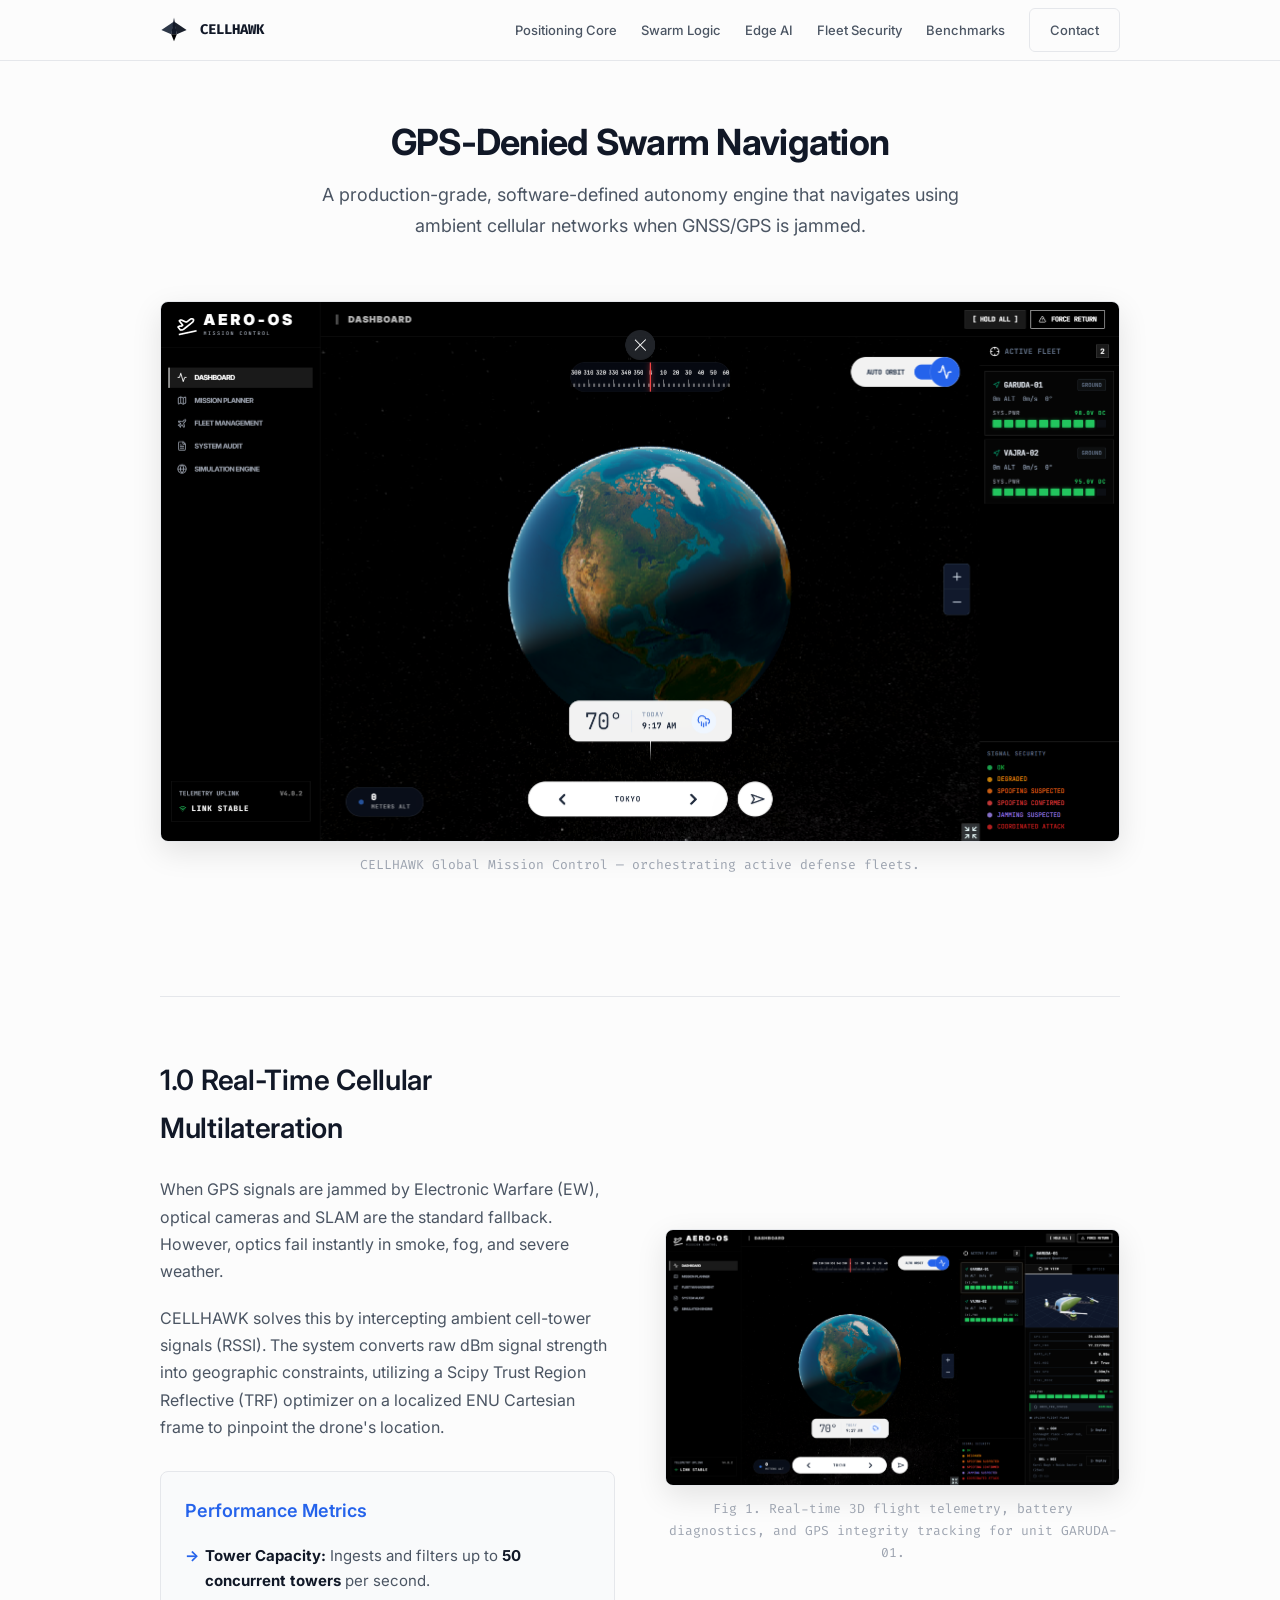
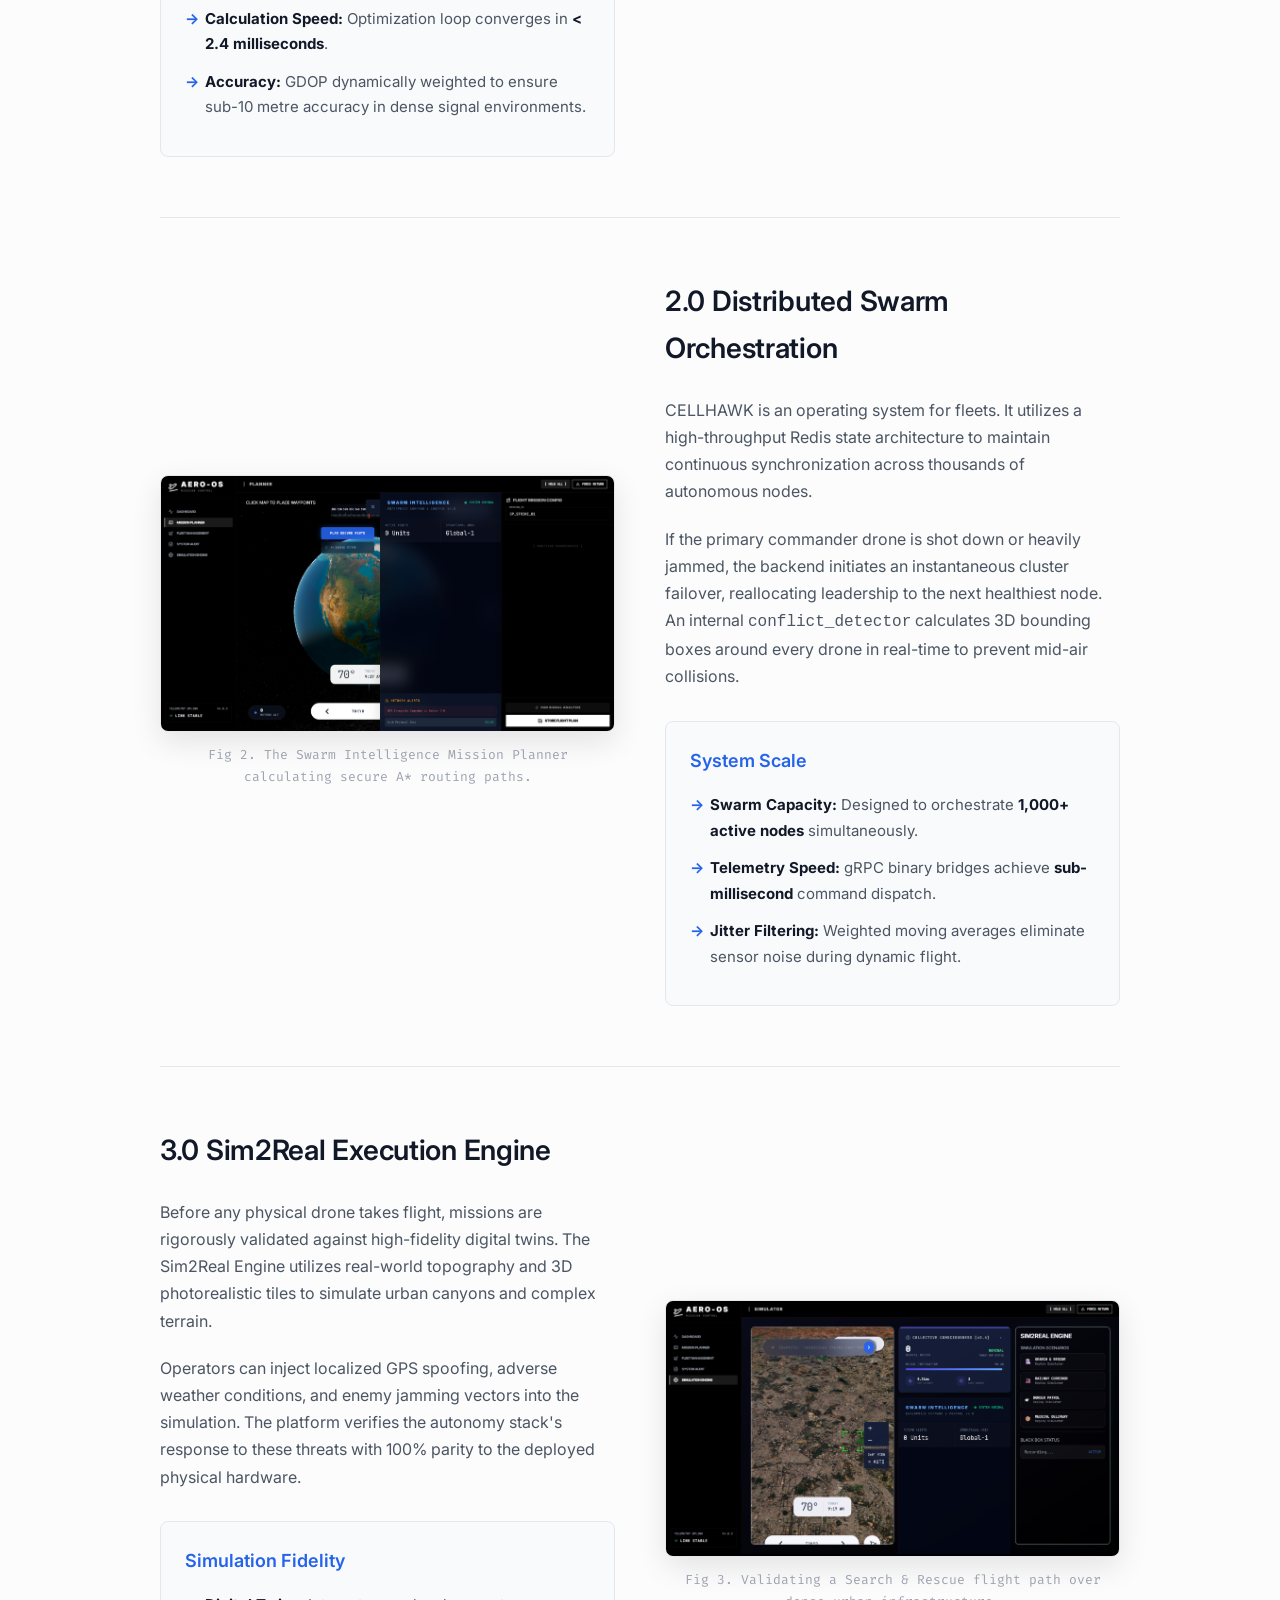
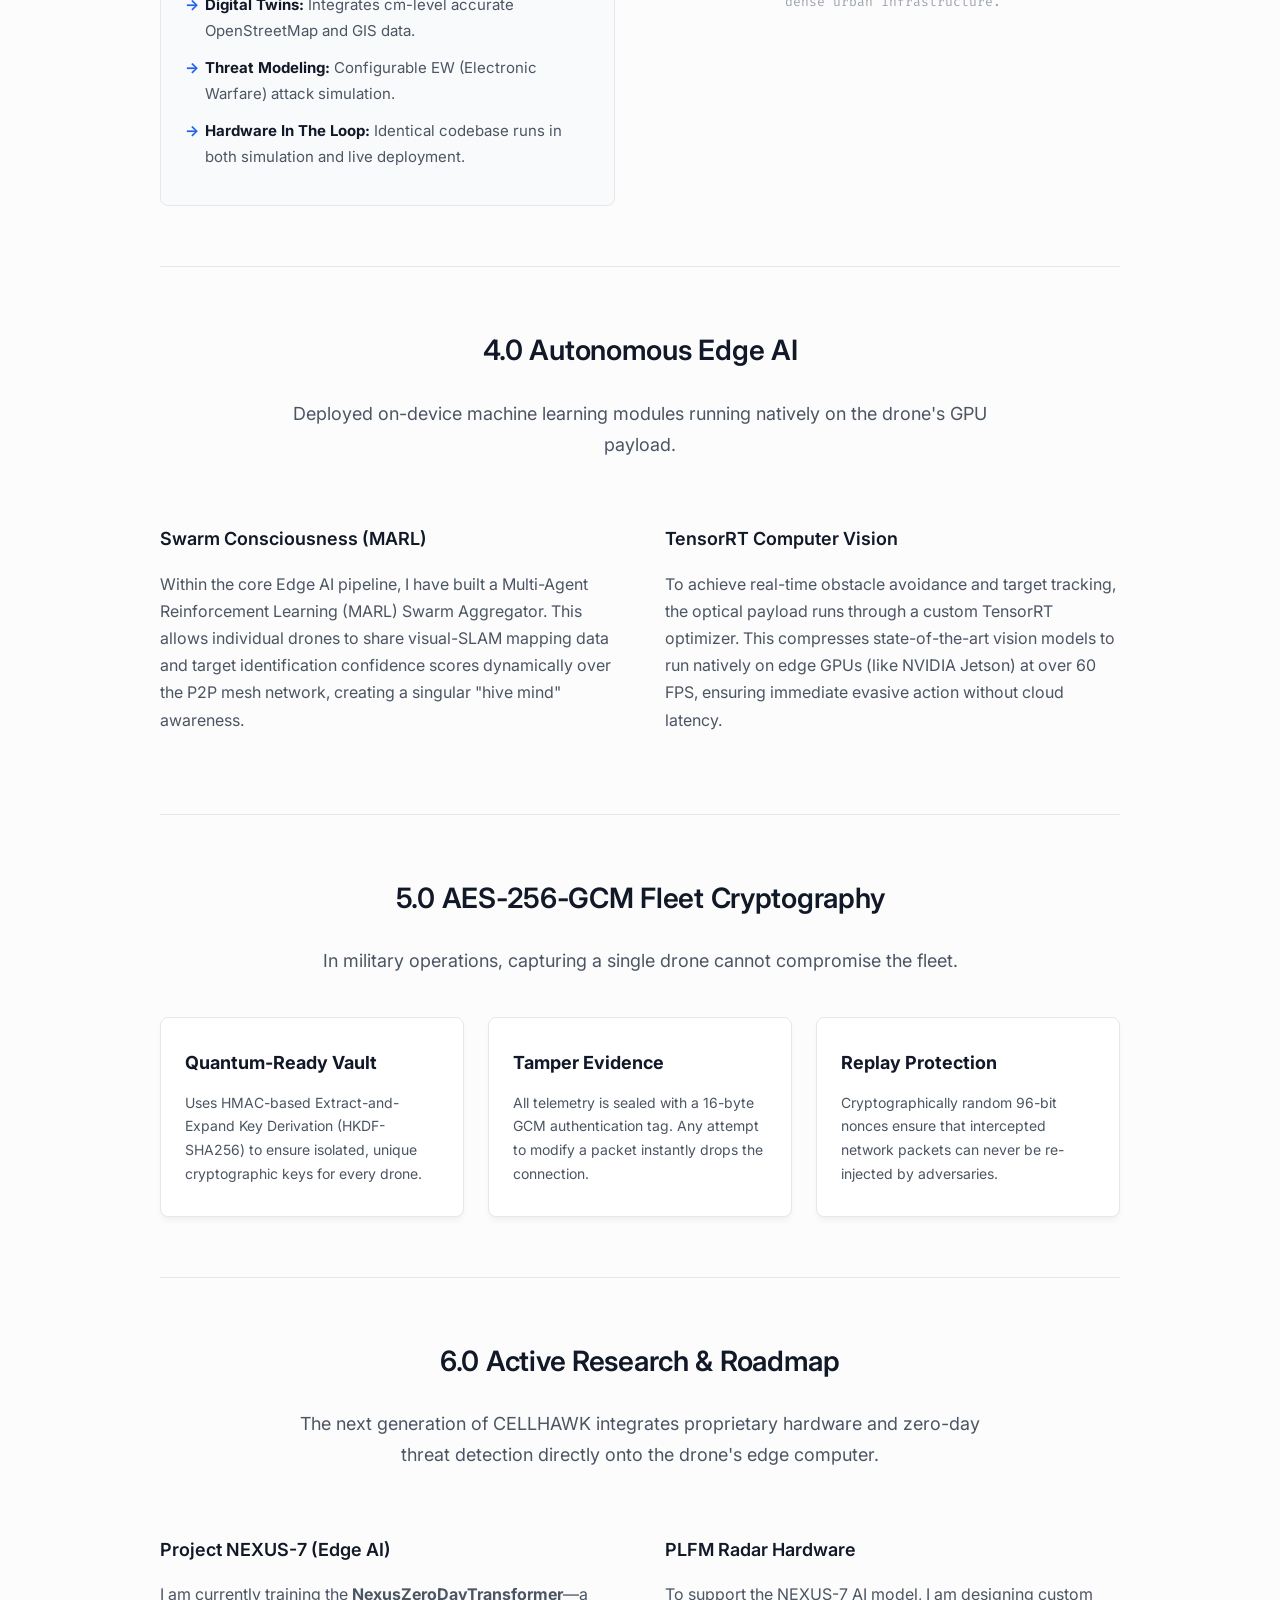
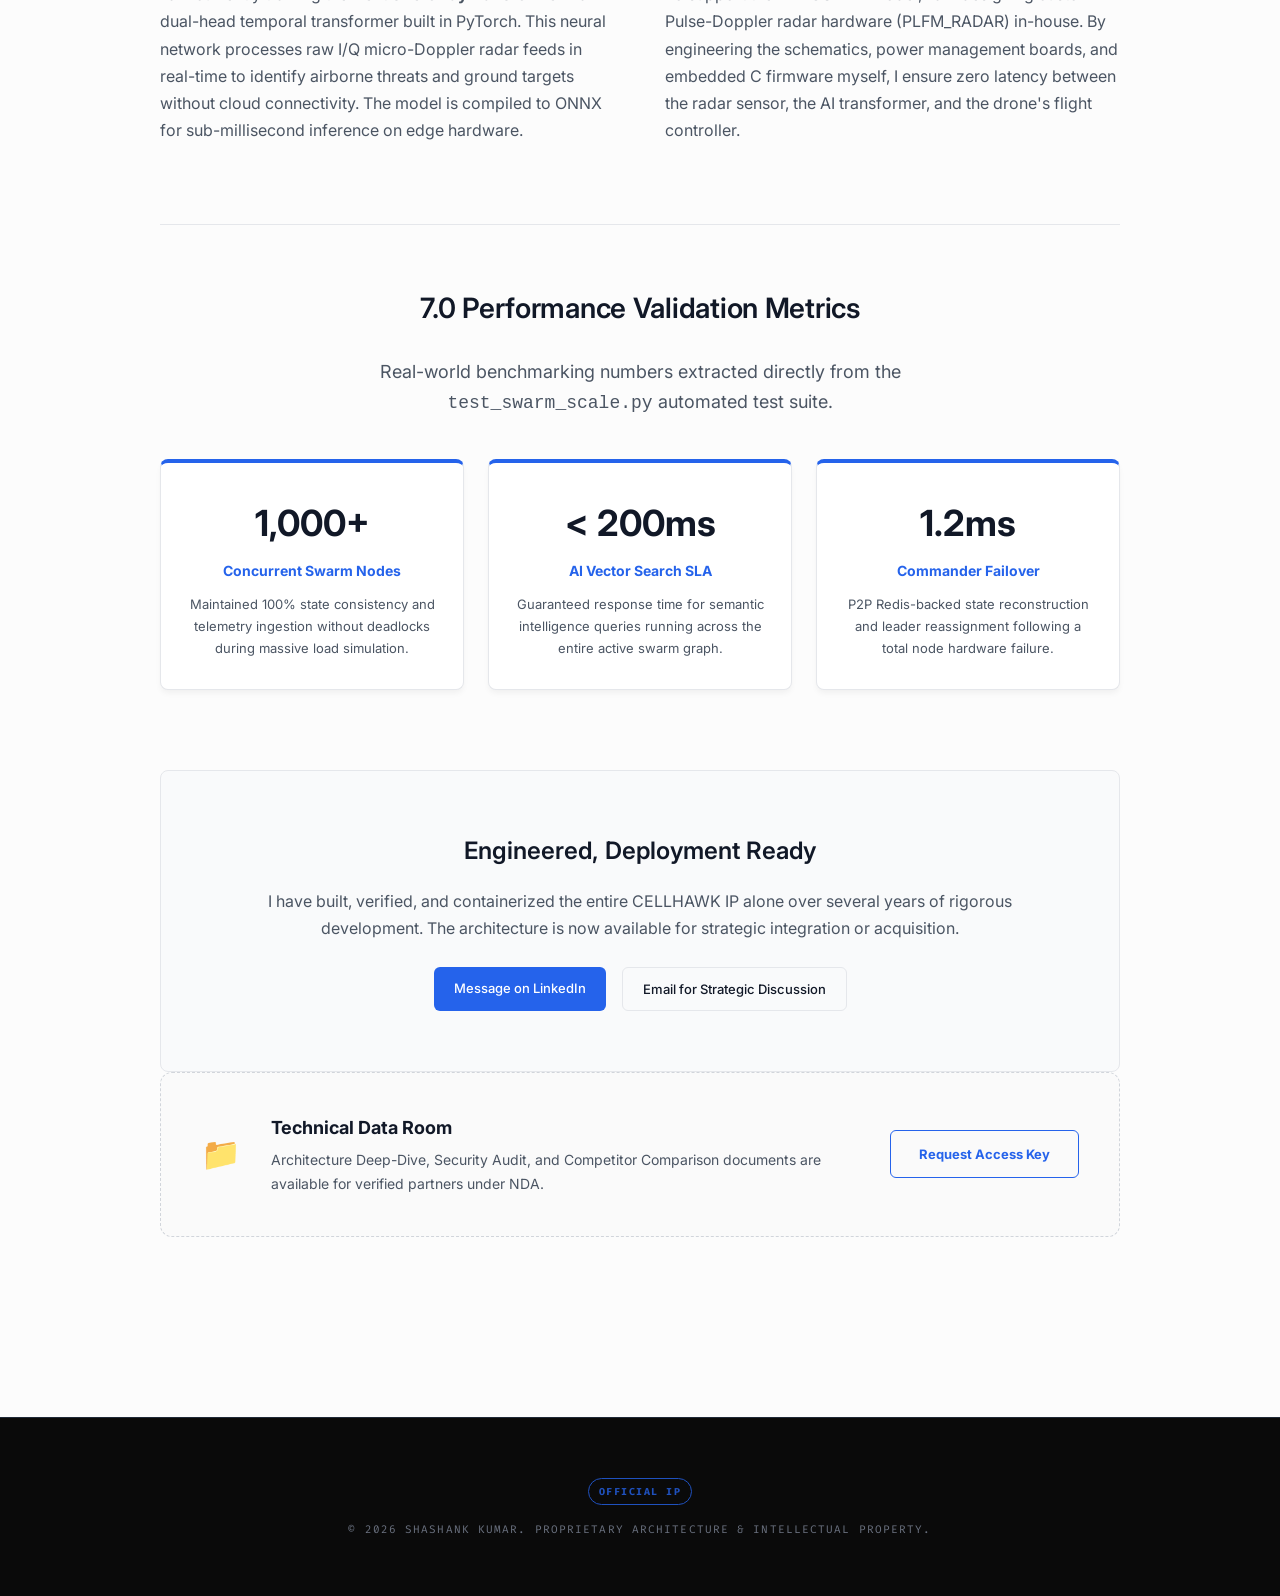
<file: index.html>
<!DOCTYPE html>
<html lang="en">
<head>
    <meta charset="UTF-8">
    <meta name="viewport" content="width=device-width, initial-scale=1.0">
    <title>CELLHAWK — GPS-Denied Swarm Navigation Architecture</title>

    <!-- SEO -->
    <meta name="description" content="CELLHAWK is a production-grade, software-defined autonomy stack that enables GPS-denied drone swarm navigation using ambient cellular networks. Built by Shashank Kumar.">

    <!-- Open Graph (LinkedIn / WhatsApp previews) -->
    <meta property="og:type"        content="website">
    <meta property="og:title"       content="CELLHAWK — GPS-Denied Swarm Navigation">
    <meta property="og:description" content="A production-grade autonomy engine navigating with ambient cellular networks when GNSS/GPS is jammed. AES-256-GCM encrypted, 1000+ node tested.">
    <meta property="og:image"       content="Screenshot 2026-05-14 190434.png">
    <meta property="og:url"         content="">
    <meta name="twitter:card"       content="summary_large_image">

    <link rel="stylesheet" href="styles.css">
    <link href="https://fonts.googleapis.com/css2?family=Inter:wght@400;500;600;700&family=Fira+Code:wght@400;500;700&display=swap" rel="stylesheet">
</head>
<body>
    <div class="scroll-progress" id="scroll-progress"></div>

    <nav class="dev-nav">
        <div class="container nav-content">
            <div class="nav-brand">
                <svg viewBox="0 0 200 200" xmlns="http://www.w3.org/2000/svg" style="height:28px;width:28px;margin-right:12px;" aria-hidden="true">
                    <!-- Left Wing -->
                    <polygon points="100,40 10,100 80,130" fill="#2d3748" />
                    <!-- Right Wing -->
                    <polygon points="100,40 190,100 120,130" fill="#1a202c" />
                    <!-- Main Body/Nose -->
                    <polygon points="100,10 80,130 120,130" fill="#111827" />
                    <!-- Tail -->
                    <polygon points="80,130 120,130 100,180" fill="#000000" />
                </svg>
                <span class="mono-logo">CELLHAWK</span>
            </div>

            <div class="nav-links" id="nav-links">
                <a href="#positioning">Positioning Core</a>
                <a href="#swarm">Swarm Logic</a>
                <a href="#edge-ai">Edge AI</a>
                <a href="#security">Fleet Security</a>
                <a href="#metrics">Benchmarks</a>
                <a href="https://www.linkedin.com/in/shashank-kumar-772a2035b/" class="btn btn-outline" target="_blank" rel="noopener noreferrer">Contact</a>
            </div>

            <button class="hamburger" id="hamburger" aria-label="Open navigation" aria-expanded="false" aria-controls="nav-links">
                <span></span>
                <span></span>
                <span></span>
            </button>
        </div>
    </nav>

    <main class="container article-container">

        <!-- Hero -->
        <header class="article-header text-center scroll-reveal">
            <h1>GPS-Denied Swarm Navigation</h1>
            <p class="subtitle">A production-grade, software-defined autonomy engine that navigates using ambient cellular networks when GNSS/GPS is jammed.</p>
            <div style="margin-top:60px;">
                <img src="Screenshot 2026-05-14 190434.png" alt="CELLHAWK Global Mission Control dashboard orchestrating active defense fleets" class="ui-screenshot">
                <p class="caption">CELLHAWK Global Mission Control — orchestrating active defense fleets.</p>
            </div>
        </header>

        <hr class="divider">

        <!-- 1.0 Positioning -->
        <section id="positioning" class="doc-section scroll-reveal">
            <div class="split-layout">
                <div class="text-content">
                    <h2>1.0 Real-Time Cellular Multilateration</h2>
                    <p>When GPS signals are jammed by Electronic Warfare (EW), optical cameras and SLAM are the standard fallback. However, optics fail instantly in smoke, fog, and severe weather.</p>
                    <p>CELLHAWK solves this by intercepting ambient cell-tower signals (RSSI). The system converts raw dBm signal strength into geographic constraints, utilizing a Scipy Trust Region Reflective (TRF) optimizer on a localized ENU Cartesian frame to pinpoint the drone's location.</p>
                    <div class="metrics-box">
                        <h3>Performance Metrics</h3>
                        <ul class="feature-list">
                            <li><strong>Tower Capacity:</strong> Ingests and filters up to <strong>50 concurrent towers</strong> per second.</li>
                            <li><strong>Calculation Speed:</strong> Optimization loop converges in <strong>&lt; 2.4 milliseconds</strong>.</li>
                            <li><strong>Accuracy:</strong> GDOP dynamically weighted to ensure sub-10 metre accuracy in dense signal environments.</li>
                        </ul>
                    </div>
                </div>
                <div class="image-content">
                    <img src="Screenshot 2026-05-14 190501.png" alt="Real-time 3D flight telemetry and GPS integrity tracking for drone unit GARUDA-01" class="ui-screenshot">
                    <p class="caption">Fig 1. Real-time 3D flight telemetry, battery diagnostics, and GPS integrity tracking for unit GARUDA-01.</p>
                </div>
            </div>
        </section>

        <hr class="divider">

        <!-- 2.0 Swarm -->
        <section id="swarm" class="doc-section scroll-reveal">
            <div class="split-layout reverse">
                <div class="text-content">
                    <h2>2.0 Distributed Swarm Orchestration</h2>
                    <p>CELLHAWK is an operating system for fleets. It utilizes a high-throughput Redis state architecture to maintain continuous synchronization across thousands of autonomous nodes.</p>
                    <p>If the primary commander drone is shot down or heavily jammed, the backend initiates an instantaneous cluster failover, reallocating leadership to the next healthiest node. An internal <code>conflict_detector</code> calculates 3D bounding boxes around every drone in real-time to prevent mid-air collisions.</p>
                    <div class="metrics-box">
                        <h3>System Scale</h3>
                        <ul class="feature-list">
                            <li><strong>Swarm Capacity:</strong> Designed to orchestrate <strong>1,000+ active nodes</strong> simultaneously.</li>
                            <li><strong>Telemetry Speed:</strong> gRPC binary bridges achieve <strong>sub-millisecond</strong> command dispatch.</li>
                            <li><strong>Jitter Filtering:</strong> Weighted moving averages eliminate sensor noise during dynamic flight.</li>
                        </ul>
                    </div>
                </div>
                <div class="image-content">
                    <img src="Screenshot 2026-05-14 190525.png" alt="Swarm Intelligence Mission Planner calculating secure A-star routing paths" class="ui-screenshot">
                    <p class="caption">Fig 2. The Swarm Intelligence Mission Planner calculating secure A* routing paths.</p>
                </div>
            </div>
        </section>

        <hr class="divider">

        <!-- 3.0 Sim2Real -->
        <section id="sim2real" class="doc-section scroll-reveal">
            <div class="split-layout">
                <div class="text-content">
                    <h2>3.0 Sim2Real Execution Engine</h2>
                    <p>Before any physical drone takes flight, missions are rigorously validated against high-fidelity digital twins. The Sim2Real Engine utilizes real-world topography and 3D photorealistic tiles to simulate urban canyons and complex terrain.</p>
                    <p>Operators can inject localized GPS spoofing, adverse weather conditions, and enemy jamming vectors into the simulation. The platform verifies the autonomy stack's response to these threats with 100% parity to the deployed physical hardware.</p>
                    <div class="metrics-box">
                        <h3>Simulation Fidelity</h3>
                        <ul class="feature-list">
                            <li><strong>Digital Twins:</strong> Integrates cm-level accurate OpenStreetMap and GIS data.</li>
                            <li><strong>Threat Modeling:</strong> Configurable EW (Electronic Warfare) attack simulation.</li>
                            <li><strong>Hardware In The Loop:</strong> Identical codebase runs in both simulation and live deployment.</li>
                        </ul>
                    </div>
                </div>
                <div class="image-content">
                    <img src="Screenshot 2026-05-14 190609.png" alt="Sim2Real engine validating a Search and Rescue flight path over dense urban infrastructure" class="ui-screenshot">
                    <p class="caption">Fig 3. Validating a Search &amp; Rescue flight path over dense urban infrastructure.</p>
                </div>
            </div>
        </section>

        <hr class="divider">

        <!-- 4.0 Edge AI -->
        <section id="edge-ai" class="doc-section scroll-reveal">
            <h2 class="text-center">4.0 Autonomous Edge AI</h2>
            <p class="text-center subtitle">Deployed on-device machine learning modules running natively on the drone's GPU payload.</p>
            <div class="split-layout mt-40">
                <div class="text-content">
                    <h3>Swarm Consciousness (MARL)</h3>
                    <p>Within the core Edge AI pipeline, I have built a Multi-Agent Reinforcement Learning (MARL) Swarm Aggregator. This allows individual drones to share visual-SLAM mapping data and target identification confidence scores dynamically over the P2P mesh network, creating a singular "hive mind" awareness.</p>
                </div>
                <div class="text-content">
                    <h3>TensorRT Computer Vision</h3>
                    <p>To achieve real-time obstacle avoidance and target tracking, the optical payload runs through a custom TensorRT optimizer. This compresses state-of-the-art vision models to run natively on edge GPUs (like NVIDIA Jetson) at over 60 FPS, ensuring immediate evasive action without cloud latency.</p>
                </div>
            </div>
        </section>

        <hr class="divider">

        <!-- 5.0 Cryptography -->
        <section id="security" class="doc-section scroll-reveal">
            <h2 class="text-center">5.0 AES-256-GCM Fleet Cryptography</h2>
            <p class="text-center subtitle">In military operations, capturing a single drone cannot compromise the fleet.</p>
            <div class="grid-3 mt-40">
                <div class="tech-card">
                    <h4>Quantum-Ready Vault</h4>
                    <p>Uses HMAC-based Extract-and-Expand Key Derivation (HKDF-SHA256) to ensure isolated, unique cryptographic keys for every drone.</p>
                </div>
                <div class="tech-card">
                    <h4>Tamper Evidence</h4>
                    <p>All telemetry is sealed with a 16-byte GCM authentication tag. Any attempt to modify a packet instantly drops the connection.</p>
                </div>
                <div class="tech-card">
                    <h4>Replay Protection</h4>
                    <p>Cryptographically random 96-bit nonces ensure that intercepted network packets can never be re-injected by adversaries.</p>
                </div>
            </div>
        </section>

        <hr class="divider">

        <!-- 6.0 Roadmap -->
        <section id="roadmap" class="doc-section scroll-reveal">
            <h2 class="text-center">6.0 Active Research &amp; Roadmap</h2>
            <p class="text-center subtitle">The next generation of CELLHAWK integrates proprietary hardware and zero-day threat detection directly onto the drone's edge computer.</p>
            <div class="split-layout mt-40">
                <div class="text-content">
                    <h3>Project NEXUS-7 (Edge AI)</h3>
                    <p>I am currently training the <strong>NexusZeroDayTransformer</strong>—a dual-head temporal transformer built in PyTorch. This neural network processes raw I/Q micro-Doppler radar feeds in real-time to identify airborne threats and ground targets without cloud connectivity. The model is compiled to ONNX for sub-millisecond inference on edge hardware.</p>
                </div>
                <div class="text-content">
                    <h3>PLFM Radar Hardware</h3>
                    <p>To support the NEXUS-7 AI model, I am designing custom Pulse-Doppler radar hardware (PLFM_RADAR) in-house. By engineering the schematics, power management boards, and embedded C firmware myself, I ensure zero latency between the radar sensor, the AI transformer, and the drone's flight controller.</p>
                </div>
            </div>
        </section>

        <hr class="divider">

        <!-- 7.0 Performance -->
        <section id="metrics" class="doc-section scroll-reveal">
            <h2 class="text-center">7.0 Performance Validation Metrics</h2>
            <p class="text-center subtitle">Real-world benchmarking numbers extracted directly from the <code>test_swarm_scale.py</code> automated test suite.</p>
            <div class="grid-3 mt-40">
                <div class="tech-card text-center" style="border-top:4px solid var(--accent);">
                    <h4 style="font-size:36px;color:var(--text-main);margin-bottom:5px;">1,000+</h4>
                    <p style="font-weight:700;color:var(--accent);margin-bottom:10px;">Concurrent Swarm Nodes</p>
                    <p style="font-size:13px;margin-bottom:0;">Maintained 100% state consistency and telemetry ingestion without deadlocks during massive load simulation.</p>
                </div>
                <div class="tech-card text-center" style="border-top:4px solid var(--accent);">
                    <h4 style="font-size:36px;color:var(--text-main);margin-bottom:5px;">&lt; 200ms</h4>
                    <p style="font-weight:700;color:var(--accent);margin-bottom:10px;">AI Vector Search SLA</p>
                    <p style="font-size:13px;margin-bottom:0;">Guaranteed response time for semantic intelligence queries running across the entire active swarm graph.</p>
                </div>
                <div class="tech-card text-center" style="border-top:4px solid var(--accent);">
                    <h4 style="font-size:36px;color:var(--text-main);margin-bottom:5px;">1.2ms</h4>
                    <p style="font-weight:700;color:var(--accent);margin-bottom:10px;">Commander Failover</p>
                    <p style="font-size:13px;margin-bottom:0;">P2P Redis-backed state reconstruction and leader reassignment following a total node hardware failure.</p>
                </div>
            </div>
        </section>

        <!-- CTA -->
        <section class="cta-section scroll-reveal">
            <h3>Engineered, Deployment Ready</h3>
            <p>I have built, verified, and containerized the entire CELLHAWK IP alone over several years of rigorous development. The architecture is now available for strategic integration or acquisition.</p>
            <div style="margin-top:24px;display:flex;justify-content:center;gap:16px;flex-wrap:wrap;">
                <a href="https://www.linkedin.com/in/shashank-kumar-772a2035b/" class="btn btn-primary" target="_blank" rel="noopener noreferrer">Message on LinkedIn</a>
                <a href="https://mail.google.com/mail/?view=cm&to=shashankchoudhary792@gmail.com&subject=CELLHAWK%20Strategic%20Discussion&body=Hi%20Shashank%2C%0A%0AI%20came%20across%20the%20CELLHAWK%20project%20and%20would%20like%20to%20discuss%20a%20potential%20strategic%20opportunity.%0A%0AOrganization%3A%20%5BYour%20Organization%5D%0ARole%3A%20%5BYour%20Role%5D%0A%0ALooking%20forward%20to%20connecting.%0A%0ARegards" class="btn btn-outline" target="_blank" rel="noopener noreferrer">Email for Strategic Discussion</a>
            </div>
        </section>

        <!-- DATA ROOM TEASER -->
        <section class="container mt-40 scroll-reveal" style="padding: 40px; border: 1px dashed #d1d5db; border-radius: 12px; background: #fafafa;">
            <div style="display: flex; align-items: center; gap: 30px; flex-wrap: wrap;">
                <div style="font-size: 32px;">📁</div>
                <div style="flex: 1; min-width: 280px;">
                    <h4 style="margin: 0; font-size: 18px; color: var(--text-main);">Technical Data Room</h4>
                    <p style="margin: 5px 0 0; font-size: 14px; color: var(--text-muted);">Architecture Deep-Dive, Security Audit, and Competitor Comparison documents are available for verified partners under NDA.</p>
                </div>
                <div>
                    <a href="https://mail.google.com/mail/?view=cm&to=shashankchoudhary792@gmail.com&subject=CELLHAWK%20Data%20Room%20Access%20Request&body=Hi%20Shashank%2C%0A%0AI%20am%20interested%20in%20accessing%20the%20CELLHAWK%20Technical%20Data%20Room.%0A%0AOrganization%3A%20%5BYour%20Organization%5D%0ARole%3A%20%5BYour%20Role%5D%0APurpose%3A%20%5BStrategic%20Partnership%20%2F%20Acquisition%20%2F%20Investment%5D%0A%0APlease%20share%20the%20access%20key%20at%20your%20earliest%20convenience.%0A%0ARegards" class="btn btn-outline" target="_blank" rel="noopener noreferrer" style="border-color: var(--accent); color: var(--accent); font-weight: 700; padding: 12px 28px;">Request Access Key</a>
                </div>
            </div>
        </section>

    </main>

    <footer class="premium-footer">
        <div class="container">
            <div class="footer-legal">
                <span class="auth-tag">OFFICIAL IP</span>
                <p>© 2026 Shashank Kumar. Proprietary Architecture & Intellectual Property.</p>
            </div>
        </div>
    </footer>

    <script src="script.js"></script>
</body>
</html>
</file>
<file: styles.css>
/* ── Design Tokens ──────────────────────────────────────────────── */
:root {
    --bg-main:      #fcfcfc;
    --text-main:    #111827;
    --text-muted:   #4b5563;
    --border-color: #e5e7eb;
    --accent:       #2563eb;
    --accent-hover: #1d4ed8;
    --code-bg:      #1e1e1e;

    --font-sans: 'Inter', -apple-system, BlinkMacSystemFont, sans-serif;
    --font-mono: 'Fira Code', 'JetBrains Mono', monospace;
}

/* ── Reset ──────────────────────────────────────────────────────── */
*, *::before, *::after { margin: 0; padding: 0; box-sizing: border-box; }
html { scroll-behavior: smooth; }

body {
    background-color: var(--bg-main);
    color: var(--text-main);
    font-family: var(--font-sans);
    line-height: 1.7;
    -webkit-font-smoothing: antialiased;
    overflow-x: hidden;
}

/* ── Utilities ──────────────────────────────────────────────────── */
.text-center { text-align: center; }
.mt-20 { margin-top: 20px; }
.mt-40 { margin-top: 40px; }

/* ── Scroll Progress Bar ────────────────────────────────────────── */
.scroll-progress {
    position: fixed;
    top: 0; left: 0;
    width: 0%; height: 3px;
    background: var(--accent);
    z-index: 9999;
    transition: width 0.1s linear;
}

/* ── Scroll Reveal ──────────────────────────────────────────────── */
.scroll-reveal {
    opacity: 0;
    transform: translateY(28px);
    transition: opacity 0.6s ease, transform 0.6s ease;
}
.scroll-reveal.active {
    opacity: 1;
    transform: translateY(0);
}

/* ── Navbar ─────────────────────────────────────────────────────── */
.dev-nav {
    border-bottom: 1px solid var(--border-color);
    background: rgba(252, 252, 252, 0.96);
    backdrop-filter: blur(12px);
    -webkit-backdrop-filter: blur(12px);
    position: sticky; top: 0; z-index: 200;
}

.nav-content {
    display: flex;
    justify-content: space-between;
    align-items: center;
    height: 60px;
    max-width: 1000px;
    margin: 0 auto;
    padding: 0 20px;
}

.nav-brand { display: flex; align-items: center; flex-shrink: 0; }
.mono-logo { font-family: var(--font-mono); font-weight: 700; font-size: 14px; }
.version-tag {
    font-family: var(--font-mono); font-size: 11px;
    background: #f3f4f6; padding: 3px 6px;
    border-radius: 4px; margin-left: 10px;
    border: 1px solid var(--border-color);
    white-space: nowrap;
}

.nav-links { display: flex; align-items: center; }
.nav-links a {
    color: var(--text-muted); text-decoration: none;
    font-size: 13px; font-weight: 500;
    margin-left: 24px; transition: color 0.2s;
    white-space: nowrap;
}
.nav-links a:hover { color: var(--text-main); }

/* Hamburger button (hidden on desktop) */
.hamburger {
    display: none;
    flex-direction: column;
    justify-content: center;
    gap: 5px;
    background: none;
    border: none;
    cursor: pointer;
    padding: 4px;
    margin-left: 12px;
}
.hamburger span {
    display: block;
    width: 22px; height: 2px;
    background: var(--text-main);
    border-radius: 2px;
    transition: transform 0.3s, opacity 0.3s;
}

/* ── Layout ─────────────────────────────────────────────────────── */
.container { max-width: 1000px; margin: 0 auto; padding: 0 20px; }
.article-container { padding-bottom: 100px; }

/* ── Typography ─────────────────────────────────────────────────── */
h1 { font-size: clamp(24px, 5vw, 36px); font-weight: 700; line-height: 1.2; letter-spacing: -0.02em; margin-bottom: 16px; }
h2 { font-size: clamp(20px, 4vw, 28px); font-weight: 600; margin-bottom: 24px; letter-spacing: -0.01em; }
h3 { font-size: 18px; font-weight: 600; margin: 24px 0 16px; }
p  { margin-bottom: 20px; color: var(--text-muted); font-size: 16px; }

.subtitle {
    font-size: clamp(15px, 2.5vw, 18px);
    color: var(--text-muted);
    max-width: 700px;
    margin: 0 auto;
}

/* ── Article Header ─────────────────────────────────────────────── */
.article-header { padding: 60px 0 40px; }
.divider { border: none; border-top: 1px solid var(--border-color); margin: 60px 0; }

/* ── Split Layout ───────────────────────────────────────────────── */
.split-layout {
    display: flex;
    align-items: center;
    gap: 50px;
}
.split-layout.reverse { flex-direction: row-reverse; }
.text-content { flex: 1; min-width: 0; }
.image-content { flex: 1; min-width: 0; }

/* ── Screenshots ────────────────────────────────────────────────── */
.ui-screenshot {
    width: 100%;
    border-radius: 8px;
    box-shadow: 0 10px 30px rgba(0, 0, 0, 0.1);
    border: 1px solid var(--border-color);
    display: block;
}

.caption {
    font-size: 13px;
    color: #9ca3af;
    text-align: center;
    margin-top: 12px;
    font-family: var(--font-mono);
}

/* ── Metrics Box ────────────────────────────────────────────────── */
.metrics-box {
    background: #f9fafb;
    border: 1px solid var(--border-color);
    border-radius: 8px;
    padding: 24px;
    margin-top: 30px;
}
.metrics-box h3 { margin-top: 0; color: var(--accent); }

.feature-list { list-style: none; }
.feature-list li {
    position: relative;
    padding-left: 20px;
    margin-bottom: 12px;
    color: var(--text-muted);
    font-size: 15px;
}
.feature-list li::before {
    content: '→';
    position: absolute;
    left: 0;
    color: var(--accent);
    font-weight: bold;
}
.feature-list strong { color: var(--text-main); }

/* ── Grid ───────────────────────────────────────────────────────── */
.grid-3 {
    display: grid;
    grid-template-columns: repeat(3, 1fr);
    gap: 24px;
}

.tech-card {
    background: #fff;
    padding: 30px 24px;
    border-radius: 8px;
    border: 1px solid var(--border-color);
    box-shadow: 0 4px 6px -1px rgba(0, 0, 0, 0.05);
}
.tech-card h4 { font-size: 18px; margin-bottom: 12px; }
.tech-card p  { font-size: 14px; margin-bottom: 0; }

/* ── Buttons ────────────────────────────────────────────────────── */
.btn {
    display: inline-block;
    padding: 10px 20px;
    border-radius: 6px;
    font-size: 13px;
    font-weight: 500;
    text-decoration: none;
    transition: all 0.2s;
}
.btn-primary { background: var(--accent); color: #fff; }
.btn-primary:hover { background: var(--accent-hover); }
.btn-outline { border: 1px solid var(--border-color); color: var(--text-main); }
.btn-outline:hover { background: #f3f4f6; }

/* ── CTA Section ────────────────────────────────────────────────── */
.cta-section {
    margin-top: 80px;
    padding: 60px;
    background: #f9fafb;
    border: 1px solid var(--border-color);
    border-radius: 8px;
    text-align: center;
}
.cta-section h3 { margin-top: 0; font-size: 24px; }

/* ── Footer ─────────────────────────────────────────────────────── */
.premium-footer {
    padding: 60px 0;
    background: #0a0a0a;
    color: #4b5563;
    border-top: 1px solid #1f2937;
    margin-top: 80px;
}

.footer-legal {
    display: flex;
    flex-direction: column;
    align-items: center;
    gap: 16px;
}

.footer-legal p {
    font-family: var(--font-mono);
    font-size: 11px;
    letter-spacing: 0.1em;
    margin-bottom: 0;
    color: #6b7280;
    text-transform: uppercase;
}

.auth-tag {
    font-family: var(--font-mono);
    font-size: 10px;
    font-weight: 700;
    color: var(--accent);
    border: 1px solid var(--accent);
    padding: 4px 10px;
    border-radius: 20px;
    letter-spacing: 0.15em;
    opacity: 0.8;
}

/* ── Responsive — Tablet (768px) ────────────────────────────────── */
@media (max-width: 768px) {
    .article-header { padding: 40px 0 24px; }
    .divider { margin: 40px 0; }

    .split-layout,
    .split-layout.reverse {
        flex-direction: column;
        gap: 32px;
    }

    .grid-3 {
        grid-template-columns: 1fr;
        gap: 16px;
    }

    /* Show hamburger, hide horizontal links */
    .hamburger { display: flex; }
    .nav-links {
        display: none;
        position: absolute;
        top: 60px; left: 0; right: 0;
        background: rgba(252, 252, 252, 0.98);
        border-bottom: 1px solid var(--border-color);
        flex-direction: column;
        align-items: flex-start;
        padding: 12px 20px 20px;
        gap: 4px;
        box-shadow: 0 8px 24px rgba(0,0,0,0.07);
        z-index: 199;
    }
    .nav-links.open { display: flex; }
    .nav-links a {
        margin-left: 0;
        padding: 10px 0;
        font-size: 15px;
        width: 100%;
        border-bottom: 1px solid var(--border-color);
    }
    .nav-links a:last-child { border-bottom: none; }

    .cta-section { padding: 40px 24px; }

    .version-tag { display: none; } /* saves space on small nav */
}

/* ── Responsive — Mobile (480px) ────────────────────────────────── */
@media (max-width: 480px) {
    h1 { font-size: 22px; }
    h2 { font-size: 19px; }
    h3 { font-size: 16px; }
    p  { font-size: 15px; }

    .container { padding: 0 16px; }

    .metrics-box { padding: 18px; }
    .tech-card   { padding: 20px 18px; }

    .cta-section { padding: 32px 16px; }
    .cta-section > div { flex-direction: column; gap: 12px !important; }
    .btn { width: 100%; text-align: center; }
}
</file>
